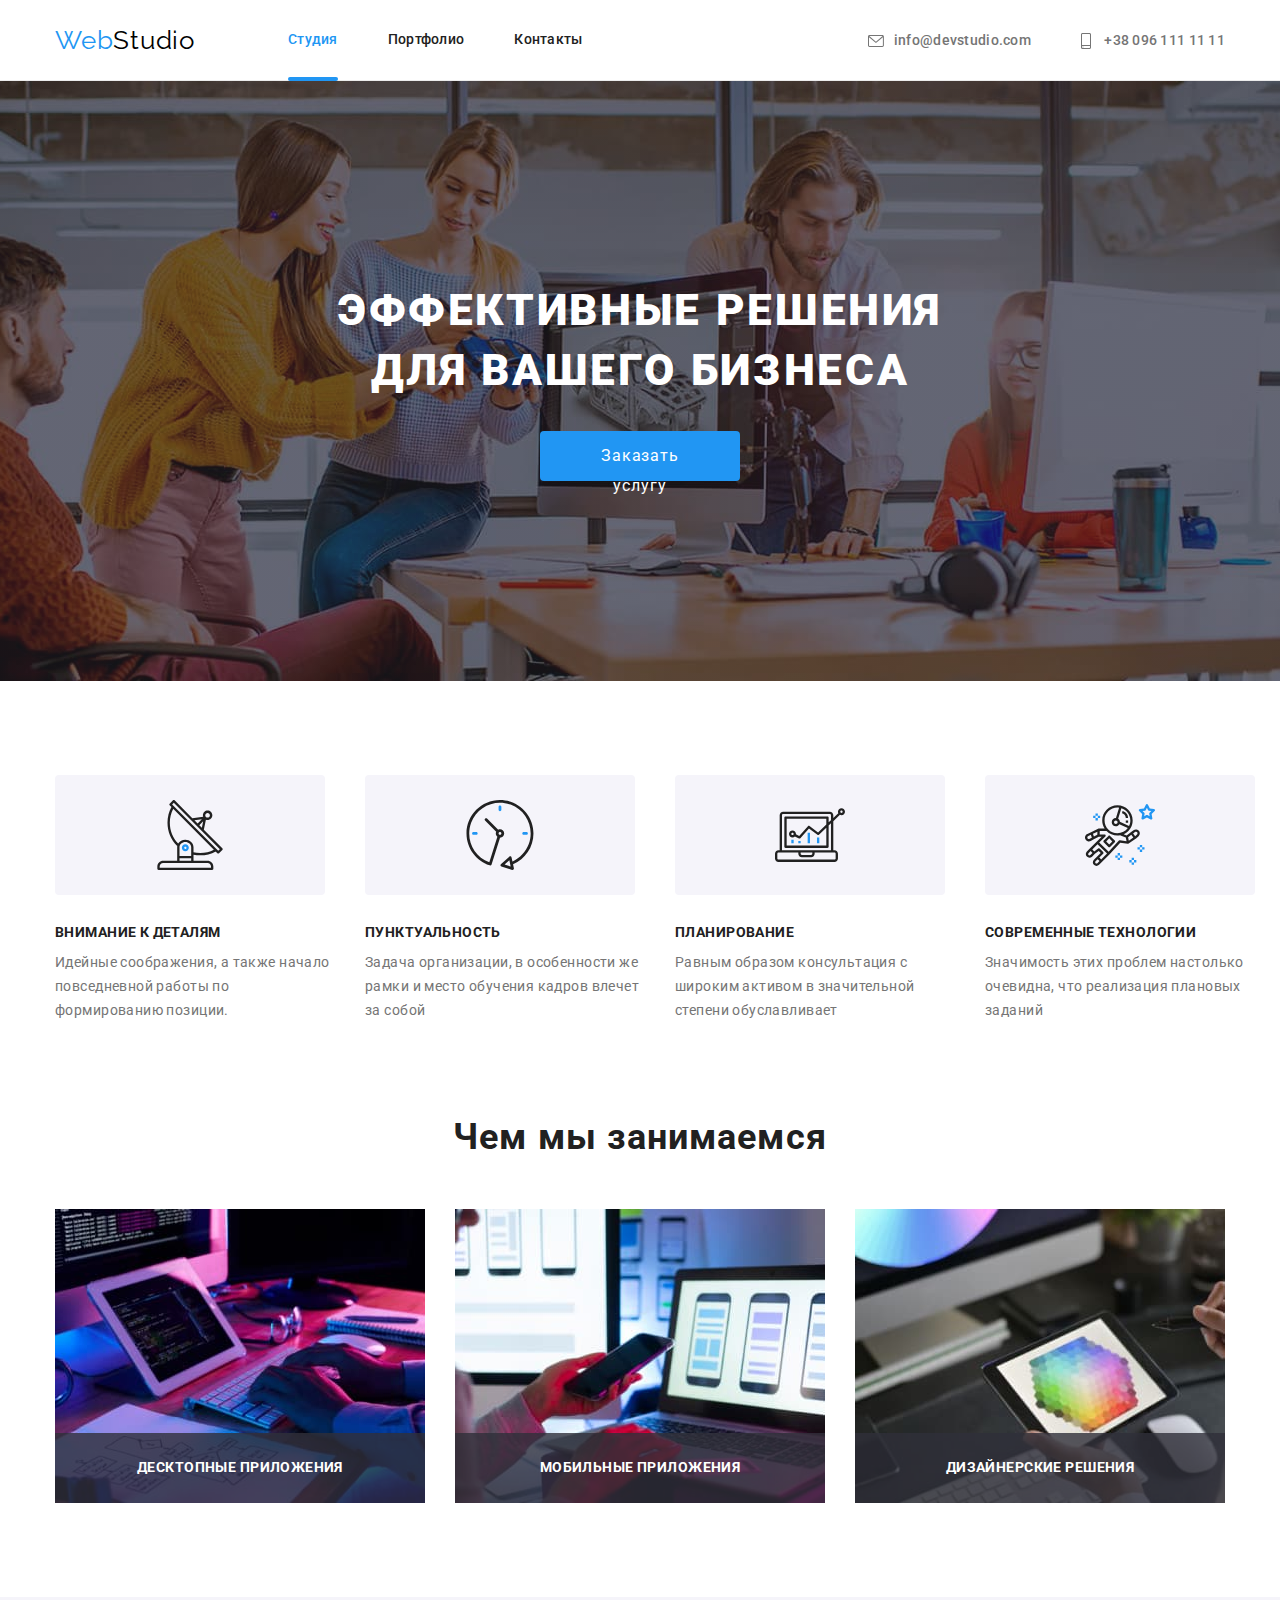
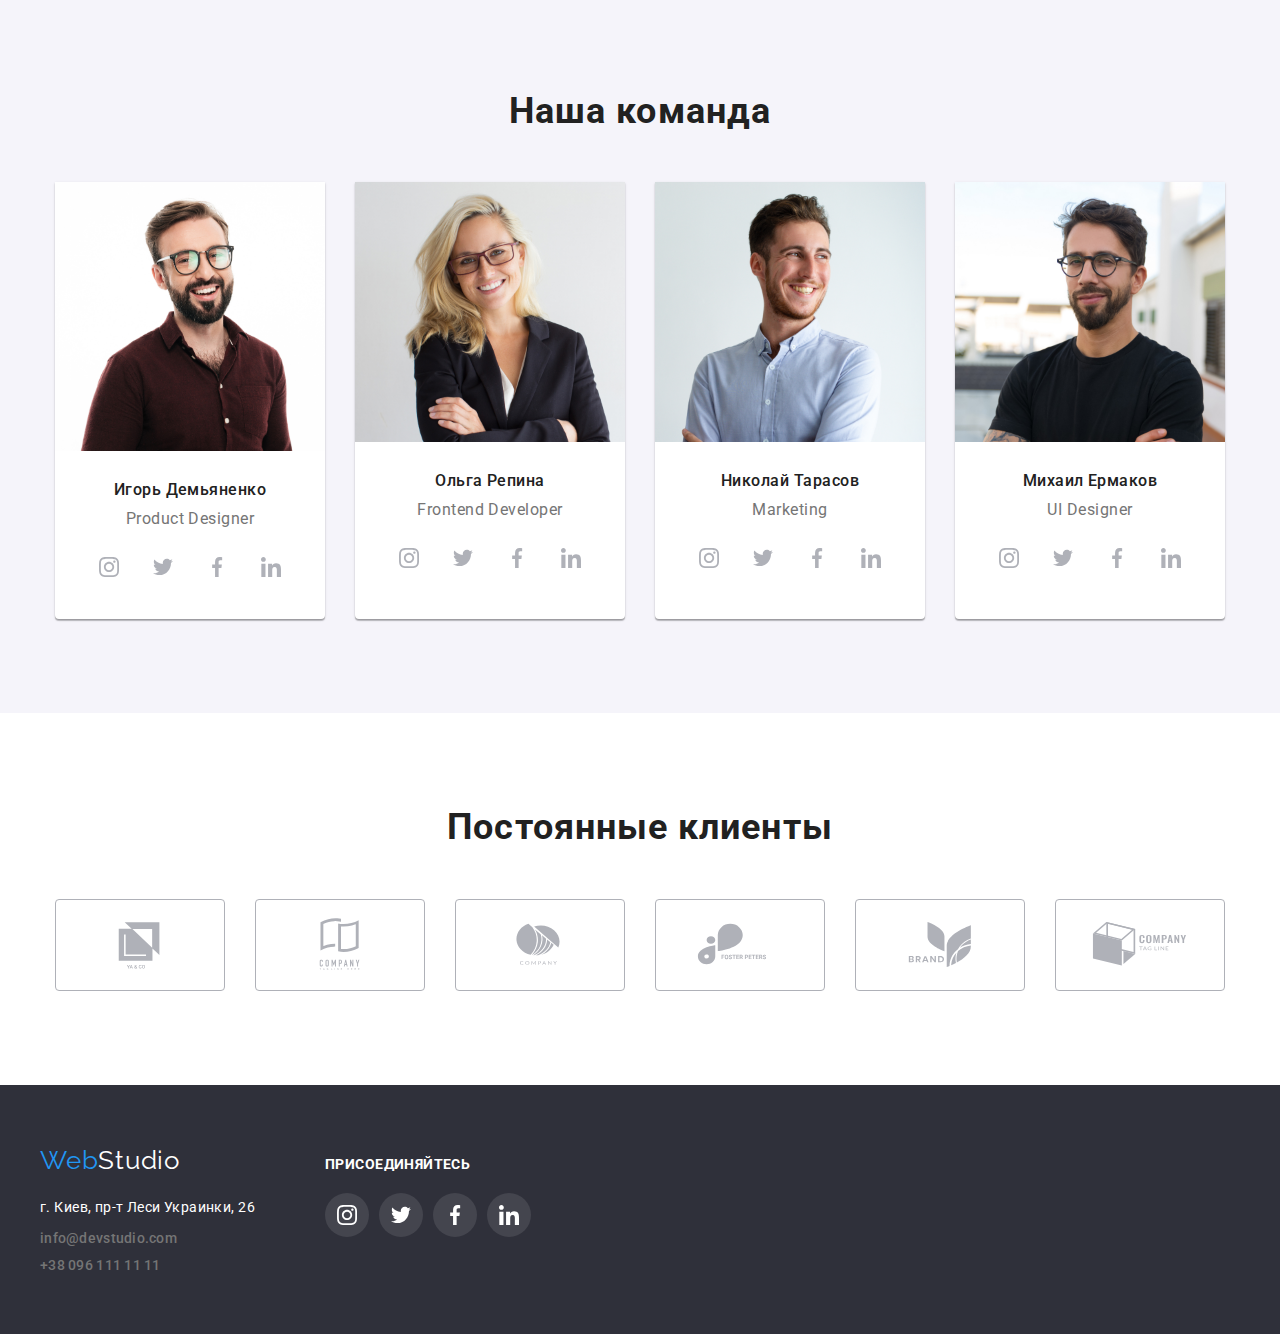
<file: index.html>
<!DOCTYPE html>
<html lang="en">

<head>
    <meta charset="UTF-8">
    <meta http-equiv="X-UA-Compatible" content="IE=edge">
    <meta name="viewport" content="width=device-width, initial-scale=1.0">
    <title>WebStudio</title>
    <link
        href="https://fonts.googleapis.com/css2?family=Raleway:wght@700&family=Roboto:wght@400;500;700;900&display=swap"
        rel="stylesheet">
    <link rel="stylesheet"
        href="https://cdnjs.cloudflare.com/ajax/libs/modern-normalize/1.1.0/modern-normalize.min.css">
    <link rel="stylesheet" href="./css/styles.css">
</head>

<body>

    <!--Шапка сайта-->


    <header class="page-header">
        <div class="container">
            <nav class="main-nav">
                <!-- логотип -->
                <a href="./index.html" class="logo">Web<span class="logo-header">Studio</span></a>
                <!-- навигацыя шапки -->
                <ul class="site-nav-list">
                    <li class="item"><a href="./index.html" class="link current">Студия</a></li>
                    <li class="item"><a href="./portfolio.html" class="link">Портфолио</a></li>
                    <li class="item"><a href="" class="link">Контакты</a></li>
                </ul>
            </nav>
            <!-- контакты -->
            <ul class="auth-nav-list">
                <li class="item"><a href="mailto:info@devstudio.com" class="auth-link">
                    <svg class="mail"  width: 16px; height: 12px;>
                            <use href="./symbol-defs.svg#icon-envelope-hover">

                            </use>
                        </svg>info@devstudio.com</a></li>

                <li class="item"><a href="tel:+380961111111" class="auth-link">
                    <svg class="tel" width="10px" height="16px">
                            <use href="./symbol-defs.svg#icon-smartphone"></use>
                        </svg> +38 096 111 11 11</a></li>
            </ul>

        </div>
    </header>


    <!-- уникальный контент -->
    <main>
        <!--Герой-->

        <section class="hero">
            <div class="kontainer">
                <h1 class="hero-title">Эффективные решения <br> для вашего бизнеса</h1>

                <button type="button" class="button-primery" data-modal-open>Заказать услугу</button>
            </div>
        </section>


        <!--Пpеймущества-->

        <section class="section">
            <div class="container">
                <h2 class="visually-hidden ">Наши преймущества</h2>

                <ul class="feature-list">

                    <li class="item ">
                        <div class="icon">
                            <svg class="button-icon" width="70px" height="70px">
                                <use href="./symbol-defs.svg#icon-antenna1"></use>
                            </svg>
                        </div>
                        <h3 class="section-title">Внимание к деталям</h3>
                        <p class="section-text">Идейные соображения, а также начало повседневной работы по формированию
                            позиции.</p>
                    </li>
                    <li class="item ">
                        <div class="icon">
                            <svg class="button-icon" width="70px" height="70px">
                                <use href="./symbol-defs.svg#icon-clock1"></use>
                            </svg>
                        </div>
                        <h3 class="section-title">Пунктуальность</h3>
                        <p class="section-text">Задача организации, в особенности же рамки и место обучения кадров
                            влечет за собой</p>
                    </li>
                    <li class="item">
                        <div class="icon">
                            <svg class="button-icon" width="70px" height="70px">
                                <use href="./symbol-defs.svg#icon-diagram1"></use>
                            </svg>
                        </div>
                        <h3 class="section-title">Планирование</h3>
                        <p class="section-text">Равным образом консультация с широким активом в значительной степени
                            обуславливает</p>
                    </li>
                    <li class="item ">
                        <div class="icon">
                            <svg class="button-icon" width="70px" height="70px">
                                <use href="./symbol-defs.svg#icon-astronaut1"></use>
                            </svg>
                        </div>
                        <h3 class="section-title">Современные технологии</h3>
                        <p class="section-text">Значимость этих проблем настолько очевидна, что реализация плановых
                            заданий</p>
                    </li>
                </ul>
            </div>
        </section>


        <!-- наши работы -->

        <section class="section-development">
            <div class="container">

                <h2 class="development">Чем мы занимаемся</h2>

                <ul class="photo-list">
                    <li class="item">
                        <h3 class="photo-text">Десктопные приложения</h3>
                        <img width="370" src="./webstudio-version2.1copy/img(2)(1).jpg" alt="Пример работ">
                    </li>

                    <li class="item">
                        <h3 class="photo-text">Мобильные приложения</h3>
                        <img width="370" src="./webstudio-version2.1copy/img(3)(1).jpg" alt="Пример работ">
                    </li>

                    <li class="item">
                        <h3 class="photo-text">Дизайнерские решения</h3>
                        <img width="370" src="./webstudio-version2.1copy/img(4)(1).jpg" alt="Пример работ">
                    </li>

                </ul>
            </div>
        </section>


        <!-- наша команда -->

        <section class="section-command">
            <div class="container">
                <h2 class="command">Наша команда</h2>
                <ul class="photo-card">
                    <li class="item">
                        <img width="270" src="./webstudio-version2.1copy/img(3).jpg" alt="фото">
                        <div class="card-item">
                            <h3 class="name">Игорь Демьяненко</h3>
                            <p class="profession">Product Designer</p>
                            <ul class="master-soc-list">
                                <li class="master-soc-item">
                                    <a href="" class="master-soc-link">
                                        <svg class="master-soc-icon" width="20px" height="20px">
                                            <use href="./symbol-defs.svg#icon-instagram2"></use>
                                        </svg>
                                    </a>
                                </li>
                                <li class="master-soc-item">
                                    <a href="" class="master-soc-link">
                                        <svg class="master-soc-icon" width="20px" height="20px">
                                            <use href="./symbol-defs.svg#icon-twitter1"></use>
                                        </svg>
                                    </a>
                                </li>
                                <li class="master-soc-item">
                                    <a href="" class="master-soc-link">
                                        <svg class="master-soc-icon" width="20px" height="20px">
                                            <use href="./symbol-defs.svg#icon-facebook1"></use>
                                        </svg>
                                    </a>
                                </li>
                                <li class="master-soc-item">
                                    <a href="" class="master-soc-link">
                                        <svg class="master-soc-icon" width="20px" height="20px">
                                            <use href="./symbol-defs.svg#icon-linkedin1"></use>
                                        </svg>
                                    </a>
                                </li>

                            </ul>
                        </div>
                    </li>

                    <li class="item">
                        <img width="270" src="./webstudio-version2.1copy/img.jpg" alt="фото">
                        <div class="card-item">
                            <h3 class="name">Ольга Репина</h3>
                            <p class="profession">Frontend Developer</p>
                            <ul class="master-soc-list">
                                <li class="master-soc-item">
                                    <a href="" class="master-soc-link">
                                        <svg class="master-soc-icon" width="20px" height="20px">
                                            <use href="./symbol-defs.svg#icon-instagram2"></use>
                                        </svg>
                                    </a>
                                </li>
                                <li class="master-soc-item">
                                    <a href="" class="master-soc-link">
                                        <svg class="master-soc-icon" width="20px" height="20px">
                                            <use href="./symbol-defs.svg#icon-twitter1"></use>
                                        </svg>
                                    </a>
                                </li>
                                <li class="master-soc-item">
                                    <a href="" class="master-soc-link">
                                        <svg class="master-soc-icon" width="20px" height="20px">
                                            <use href="./symbol-defs.svg#icon-facebook1"></use>
                                        </svg>
                                    </a>
                                </li>
                                <li class="master-soc-item">
                                    <a href="" class="master-soc-link">
                                        <svg class="master-soc-icon" width="20px" height="20px">
                                            <use href="./symbol-defs.svg#icon-linkedin1"></use>
                                        </svg>
                                    </a>
                                </li>

                            </ul>
                        </div>
                    </li>
                    <li class="item">
                        <img width="270" src="./webstudio-version2.1copy/img(2).jpg" alt="фото">
                        <div class="card-item">
                            <h3 class="name">Николай Тарасов</h3>
                            <p class="profession">Marketing</p>
                            <ul class="master-soc-list">
                                <li class="master-soc-item">
                                    <a href="" class="master-soc-link">
                                        <svg class="master-soc-icon" width="20px" height="20px">
                                            <use href="./symbol-defs.svg#icon-instagram2"></use>
                                        </svg>
                                    </a>
                                </li>
                                <li class="master-soc-item">
                                    <a href="" class="master-soc-link">
                                        <svg class="master-soc-icon" width="20px" height="20px">
                                            <use href="./symbol-defs.svg#icon-twitter1"></use>
                                        </svg>
                                    </a>
                                </li>
                                <li class="master-soc-item">
                                    <a href="" class="master-soc-link">
                                        <svg class="master-soc-icon" width="20px" height="20px">
                                            <use href="./symbol-defs.svg#icon-facebook1"></use>
                                        </svg>
                                    </a>
                                </li>
                                <li class="master-soc-item">
                                    <a href="" class="master-soc-link">
                                        <svg class="master-soc-icon" width="20px" height="20px">
                                            <use href="./symbol-defs.svg#icon-linkedin1"></use>
                                        </svg>
                                    </a>
                                </li>

                            </ul>
                        </div>
                    </li>
                    <li class="item">
                        <img width="270" src="./webstudio-version2.1copy/img(1).jpg" alt="фото">
                        <div class="card-item">
                            <h3 class="name">Михаил Ермаков</h3>
                            <p class="profession">UI Designer</p>
                            <ul class="master-soc-list">
                                <li class="master-soc-item">
                                    <a href="" class="master-soc-link">
                                        <svg class="master-soc-icon" width="20px" height="20px">
                                            <use href="./symbol-defs.svg#icon-instagram2"></use>
                                        </svg>
                                    </a>
                                </li>
                                <li class="master-soc-item">
                                    <a href="" class="master-soc-link">
                                        <svg class="master-soc-icon" width="20px" height="20px">
                                            <use href="./symbol-defs.svg#icon-twitter1"></use>
                                        </svg>
                                    </a>
                                </li>
                                <li class="master-soc-item">
                                    <a href="" class="master-soc-link">
                                        <svg class="master-soc-icon" width="20px" height="20px">
                                            <use href="./symbol-defs.svg#icon-facebook1"></use>
                                        </svg>
                                    </a>
                                </li>
                                <li class="master-soc-item">
                                    <a href="" class="master-soc-link">
                                        <svg class="master-soc-icon" width="20px" height="20px">
                                            <use href="./symbol-defs.svg#icon-linkedin1"></use>
                                        </svg>
                                    </a>
                                </li>

                            </ul>
                        </div>
                    </li>
                </ul>
            </div>
        </section>
        <section class="section">
            <div class="container">
                <h2 class="clients">Постоянные клиенты</h2>
                <ul class="icon-company-list">
                    <li class="item">
                        <a href="" class="icon-company">
                            <svg class="button-icon" width="106px" height="60px">
                                <use href="./symbol-defs.svg#icon-Logo-1"></use>
                            </svg>
                        </a>
                    </li>
                    <li class="item">
                        <a href="" class="icon-company">
                            <svg class="button-icon" width="106px" height="60px">
                                <use href="./symbol-defs.svg#icon-Logo"></use>
                            </svg>
                        </a>
                    </li>
                    <li class="item">
                        <a href="" class="icon-company">
                            <svg class="button-icon" width="106px" height="60px">
                                <use href="./symbol-defs.svg#icon-Logo-2"></use>
                            </svg>
                        </a>
                    </li>
                    <li class="item">
                        <a href="" class="icon-company">
                            <svg class="button-icon" width="106px" height="60px">
                                <use href="./symbol-defs.svg#icon-Logo-3"></use>
                            </svg>
                        </a>
                    </li>
                    <li class="item">
                        <a href="" class="icon-company">
                            <svg class="button-icon" width="106px" height="60px">
                                <use href="./symbol-defs.svg#icon-Logo-4"></use>
                            </svg>
                        </a>
                    </li>
                    <li class="item">
                        <a href="" class="icon-company">
                            <svg class="button-icon" width="106px" height="60px">
                                <use href="./symbol-defs.svg#icon-Logo-5"></use>
                            </svg>
                        </a>
                    </li>
                </ul>
            </div>
        </section>


    </main>
    <!-- подвал сайта -->

    <footer class="footer-page">

        <div class="container footer-page">
            <div>
                <!-- логотип -->

                <a href="./index.html" class="logo">Web<span class="logo-footer">Studio</span></a>

                <address>

                    <ul class="footer-nav-list">
                        <!-- навигацыя гугл -->
                        <li class="item"><a
                                href="https://www.google.com/maps/place/%D0%B1%D1%83%D0%BB%D1%8C%D0%B2%D0%B0%D1%80+%D0%9B%D0%B5%D1%81%D1%96+%D0%A3%D0%BA%D1%80%D0%B0%D1%97%D0%BD%D0%BA%D0%B8,+26,+%D0%9A%D0%B8%D1%97%D0%B2,+02000/@50.4265807,30.5361971,17z/data=!3m1!4b1!4m5!3m4!1s0x40d4cf0e033ecbe9:0x57a4dffefec77da0!8m2!3d50.4265807!4d30.5383858"
                                target="blank" class="geolocation">г. Киев, пр-т Леси Украинки, 26</a></li>
                        <!-- контакты -->
                        <li class="item"><a href="mailto:info@devstudio.com" class="auth-link">info@devstudio.com</a>
                        </li>
                        <li class="item"><a href="tel:+380961111111" class="auth-link">+38 096 111 11 11</a></li>

                </address>
            </div>
            <div class="soc-link">
                </ul>

                <h2 class="footer-title">Присоединяйтесь</h2>
                <ul class="footer-soc-list">

                    <li class="footer-soc-item">
                        <a href="" class="footer-soc-link">
                            <svg class="footer-soc-icon" width="20px" height="20px">
                                <use href="./symbol-defs.svg#icon-instagram2"></use>
                            </svg>
                        </a>
                    </li>
                    <li class="footer-soc-item">
                        <a href="" class="footer-soc-link">
                            <svg class="footer-soc-icon" width="20px" height="20px">
                                <use href="./symbol-defs.svg#icon-twitter1"></use>
                            </svg>
                        </a>
                    </li>
                    <li class="footer-soc-item">
                        <a href="" class="footer-soc-link">
                            <svg class="footer-soc-icon" width="20px" height="20px">
                                <use href="./symbol-defs.svg#icon-facebook1"></use>
                            </svg>
                        </a>
                    </li>
                    <li class="footer-soc-item">
                        <a href="" class="footer-soc-link">
                            <svg class="footer-soc-icon" width="20px" height="20px">
                                <use href="./symbol-defs.svg#icon-linkedin1"></use>
                            </svg>
                        </a>
                    </li>
                </ul>
            </div>
        </div>
    </footer>
    <div class="backdrop is-hidden" data-modal>
        <div class="modal">
            <button type="button" class="button-modal" data-modal-close>
                <svg class="button-close"width="30px" height="30px">
                    <use href="./symbol-defs.svg#icon-Vector-1"></use>
                </svg>
            </button>
        </div>
    </div>
    <script src="./modal.js"></script>
</body>

</html>
</file>
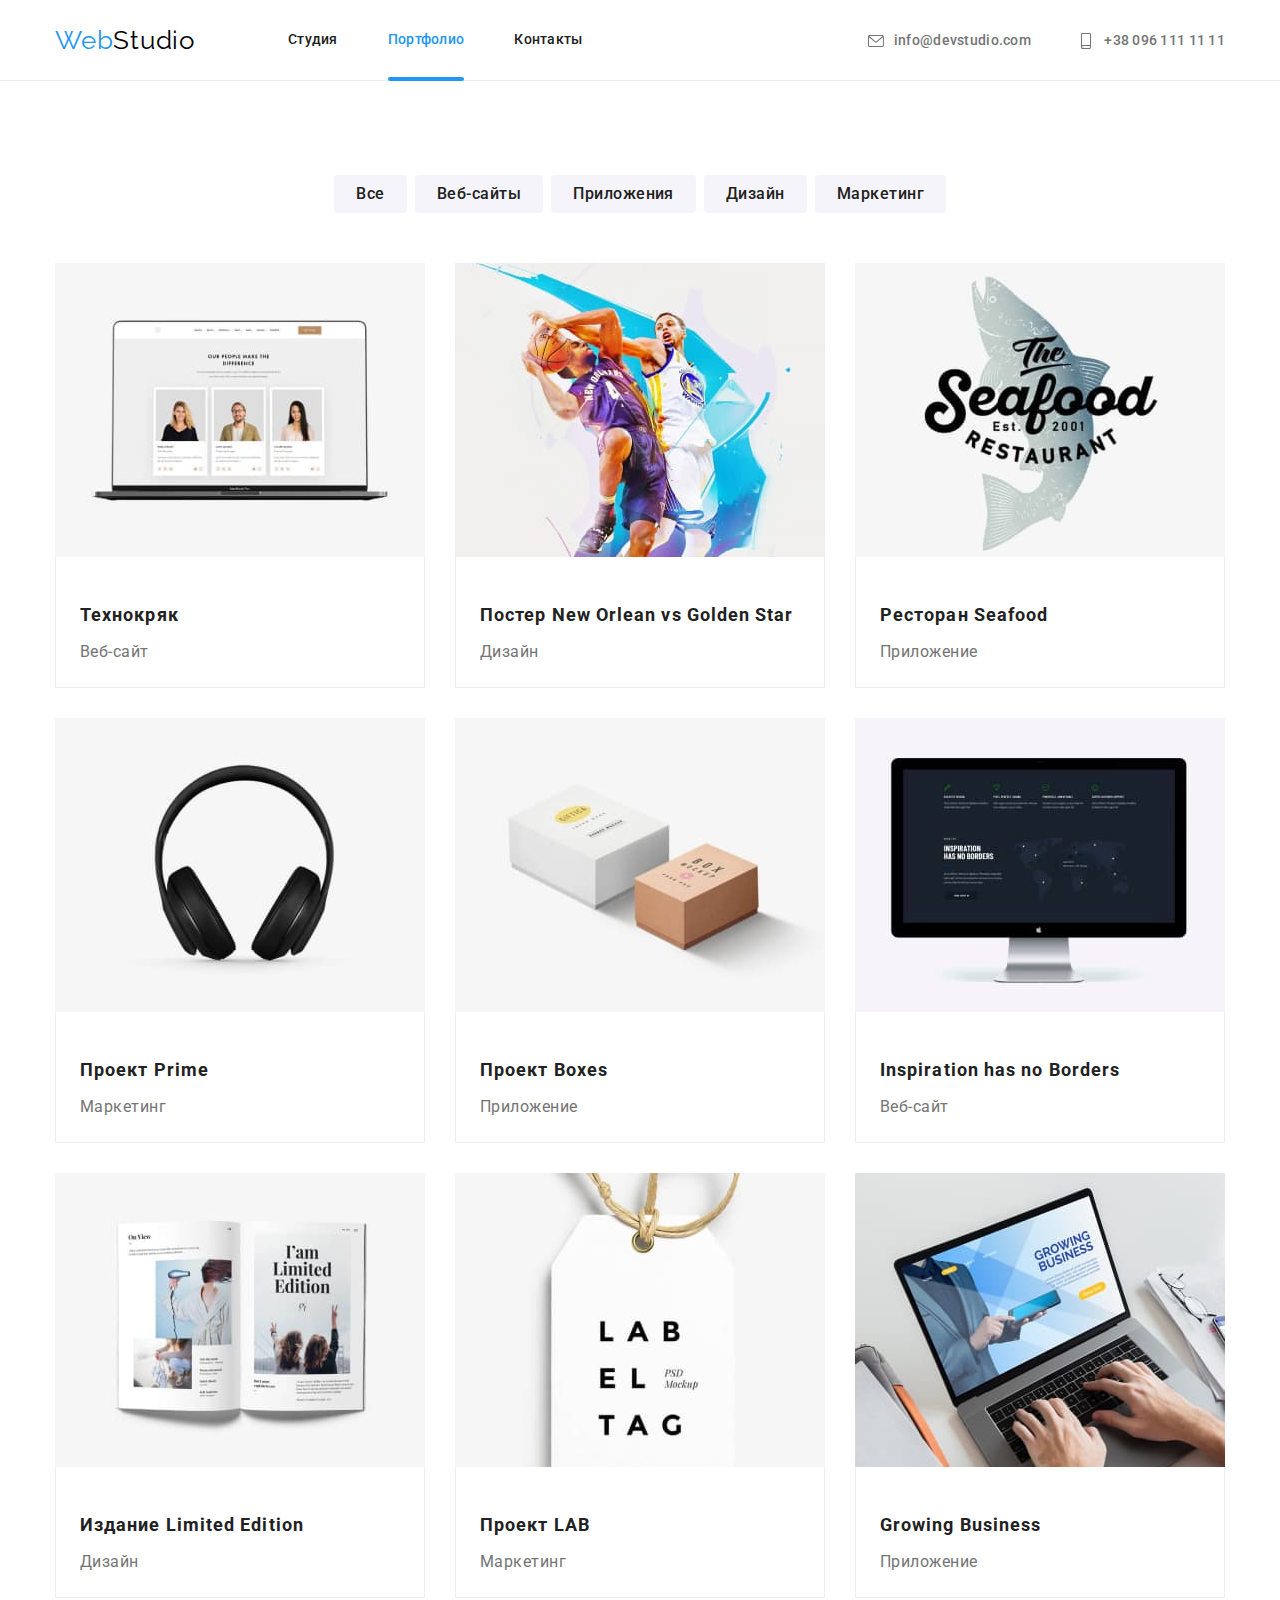
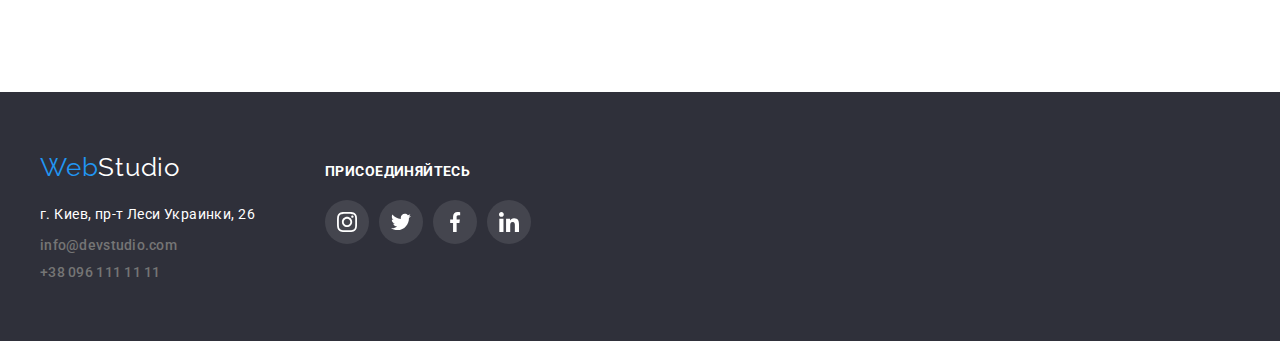
<file: portfolio.html>
<!DOCTYPE html>
<html lang="en">

<head>
    <meta charset="UTF-8">
    <meta http-equiv="X-UA-Compatible" content="IE=edge">
    <meta name="viewport" content="width=device-width, initial-scale=1.0">
    <title>WebStudio</title>
    <link href="https://fonts.googleapis.com/css2?family=Raleway:wght@700&family=Roboto:wght@400;500;700;900&display=swap"
    rel="stylesheet">
    <link rel="stylesheet" href="https://cdnjs.cloudflare.com/ajax/libs/modern-normalize/1.1.0/modern-normalize.min.css">
    <link rel="stylesheet" href="./css/styles.css">
</head>
<body>
 
<header class="page-header">
    <div class="container">
        <nav class="main-nav">
            <!-- логотип -->
            <a href="./index.html" class="logo">Web<span class="logo-header">Studio</span></a>
            <!-- навигацыя шапки -->
            <ul class="site-nav-list">
                <li class="item"><a href="./index.html" class="link ">Студия</a></li>
                <li class="item"><a href="./portfolio.html" class="link current">Портфолио</a></li>
                <li class="item"><a href="" class="link">Контакты</a></li>
            </ul>
        </nav>
        <!-- контакты -->
        <ul class="auth-nav-list">
            <li class="item"><a href="mailto:info@devstudio.com" class="auth-link">
                    <svg class="mail" width: 16px; height: 12px;>
                        <use href="./symbol-defs.svg#icon-envelope-hover">

                        </use>
                    </svg>info@devstudio.com</a></li>

            <li class="item"><a href="tel:+380961111111" class="auth-link">
                    <svg class="tel" width="10px" height="16px">
                        <use href="./symbol-defs.svg#icon-smartphone"></use>
                    </svg> +38 096 111 11 11</a></li>
        </ul>

    </div>
</header>


<main>
    <!-- герой -->
    
    <section class="section">
       
        <!-- список снопок -->
        <div class="container">
     
    <ul class="button-list">
        <li class="item"><button type="button" class="button-secondary" lang="ru">Все</button></li>
        <li class="item"><button type="button" class="button-secondary" lang="ru">Веб-сайты</button></li>
        <li class="item"><button type="button" class="button-secondary" lang="ru">Приложения</button></li>
        <li class="item"><button type="button" class="button-secondary" lang="ru">Дизайн</button></li>
        <li class="item"><button type="button" class="button-secondary" lang="ru">Маркетинг</button></li>
       
    </ul>
    
            
    <!-- наши работы -->
    <h1 class="visually-hidden">Наши проекты</h1>
    
        <ul class="project">
            <li class="item">
                <a href="" class="card">
                    <div class="card-project-img">
                        <img src="./img-home-work2/img(2)(1).jpg" alt="Технокряк" width="370" height="294">
                    <p class="text-project">Ресурс предлагает комплексные предложения с разным уровнем функционала и сервисов. Все это позволит посетителю получить
                    исчерпывающие сведения о компании или частном лице.</p>
                    </div>
                <div class="card-project">
                    <h2 class="card-title">Технокряк</h2>
                    <p class="card-text">Веб-сайт</p>
                </div></a>
              
            </li>
            <li class="item">
                <a href="" class="card">
                    <div class="card-project-img">
                    <img src="./img-home-work2/img(1).jpg" alt="Постер New Orlean vs Golden Star"
                 width="370"
                 height="294">
                <p class="text-project">Ресурс предлагает комплексные предложения с разным уровнем функционала и сервисов. Все это
                 позволит посетителю получить
                исчерпывающие сведения о компании или частном лице.</p>
                </div>
                 <div class="card-project">
                    <h2 class="card-title">Постер New Orlean vs Golden Star</h2>
                    <p class="card-text">Дизайн</p>
                </div></a>
                
            </li>
            <li class="item">
                <a href="" class="card">
                    <div class="card-project-img">
                    <img src="./img-home-work2/img(2).jpg" alt="Ресторан Seafood" width="370" height="294">
                    <p class="text-project">Ресурс предлагает комплексные предложения с разным уровнем функционала и сервисов. Все этопозволит посетителю получить
                        исчерпывающие сведения о компании или частном лице.</p>
                 </div>
                <div class="card-project">
                 <h2 class="card-title">Ресторан Seafood</h2>
                 <p class="card-text">Приложение</p>
                </div></a>
            </li>
            <li class="item">
                <a href="" class="card">
                    <div class="card-project-img">
                    <img src="./img-home-work2/img(3)(1).jpg" alt="Проект Prime" width="370" height="294">
                    <p class="text-project">Ресурс предлагает комплексные предложения с разным уровнем функционала и сервисов. Все этопозволит посетителю получить
                        исчерпывающие сведения о компании или частном лице.</p>
                  </div>
                <div class="card-project">
                 <h2 class="card-title">Проект Prime</h2>
                 <p class="card-text">Маркетинг</p>
                </div></a>
            </li>
            <li class="item">
                <a href="" class="card">
                    <div class="card-project-img">
                    <img src="./img-home-work2/img.jpg" alt="Проект Boxes"
                width="370"
                 height="294">
                <p class="text-project">Ресурс предлагает комплексные предложения с разным уровнем функционала и сервисов. Все
                    этопозволит посетителю получить
                    исчерпывающие сведения о компании или частном лице.</p>
                    </div>
                <div class="card-project">
                 <h2 class="card-title">Проект Boxes</h2>
                 <p class="card-text">Приложение</p>
                </div></a>
            </li>
            <li class="item">
                <a href="" class="card">
                    <div class="card-project-img">
                    <img src="./img-home-work2/img(5).jpg" alt="Inspiration has no Borders"
                 width="370"
                 height="294">
                <p class="text-project">Ресурс предлагает комплексные предложения с разным уровнем функционала и сервисов. Все
                    этопозволит посетителю получить
                    исчерпывающие сведения о компании или частном лице.</p>
                    </div>
                <div class="card-project">
                 <h2 class="card-title">Inspiration has no Borders</h2>
                 <p class="card-text">Веб-сайт</p>
                </div></a>
            </li>
            <li class="item">
                <a href="" class="card">
                    <div class="card-project-img">
                    <img src="./img-home-work2/img(4)(1).jpg" alt="Издание Limited Edition" width="370" height="294">
                    <p class="text-project">Ресурс предлагает комплексные предложения с разным уровнем функционала и сервисов. Все
                        этопозволит посетителю получить
                        исчерпывающие сведения о компании или частном лице.</p>
                        </div>
                <div class="card-project">
                 <h2 class="card-title">Издание Limited Edition</h2>
                 <p class="card-text">Дизайн</p>
                </div></a>
            </li>
            <li class="item">
                <a href="" class="card">
                    <div class="card-project-img">
                    <img src="./img-home-work2/img(7).jpg" alt="Проект LAB" width="370" height="294">
                    <p class="text-project">Ресурс предлагает комплексные предложения с разным уровнем функционала и сервисов. Все
                        этопозволит посетителю получить
                        исчерпывающие сведения о компании или частном лице.</p>
                        </div>
                <div class="card-project">
                 <h2 class="card-title">Проект LAB</h2>
                 <p class="card-text">Маркетинг</p>
                </div></a>
            </li>
            <li class="item">
                <a href="" class="card">
                    <div class="card-project-img">
                    <img src="./img-home-work2/img(8).jpg" alt="Growing Business" width="370" height="294">
                    <p class="text-project">Ресурс предлагает комплексные предложения с разным уровнем функционала и сервисов. Все
                        этопозволит посетителю получить
                        исчерпывающие сведения о компании или частном лице.</p>
                        </div>
                <div class="card-project">
                 <h2 class="card-title">Growing Business</h2>
                 <p class="card-text">Приложение</p>
                </div></a>
            </li>

        </ul>
        </div>
    </section>
    </main>

 
    <footer class="footer-page">
   
       <div class="container footer-page">
           <div>
        <!-- логотип -->
    
        <a href="./index.html" class="logo">Web<span class="logo-footer">Studio</span></a>
    
          <address>
    
            <ul class="footer-nav-list">
                <!-- навигацыя гугл -->
                <li class="item"><a
                        href="https://www.google.com/maps/place/%D0%B1%D1%83%D0%BB%D1%8C%D0%B2%D0%B0%D1%80+%D0%9B%D0%B5%D1%81%D1%96+%D0%A3%D0%BA%D1%80%D0%B0%D1%97%D0%BD%D0%BA%D0%B8,+26,+%D0%9A%D0%B8%D1%97%D0%B2,+02000/@50.4265807,30.5361971,17z/data=!3m1!4b1!4m5!3m4!1s0x40d4cf0e033ecbe9:0x57a4dffefec77da0!8m2!3d50.4265807!4d30.5383858"
                        target="blank" class="geolocation">г. Киев, пр-т Леси Украинки, 26</a></li>
                <!-- контакты -->
                <li class="item"><a href="mailto:info@devstudio.com" class="auth-link">info@devstudio.com</a></li>
                <li class="item"><a href="tel:+380961111111" class="auth-link">+38 096 111 11 11</a></li>
    
         </address>
    </div>
    <div class="soc-link">
            </ul>
            
                <h2 class="footer-title">Присоединяйтесь</h2>
                <ul class="footer-soc-list">
    
                    <li class="footer-soc-item">
                        <a href="" class="footer-soc-link">
                            <svg class="footer-soc-icon" width="20px" height="20px">
                                <use href="./symbol-defs.svg#icon-instagram2"></use>
                            </svg>
                        </a>
                    </li>
                    <li class="footer-soc-item">
                        <a href="" class="footer-soc-link">
                            <svg class="footer-soc-icon" width="20px" height="20px">
                                <use href="./symbol-defs.svg#icon-twitter1"></use>
                            </svg>
                        </a>
                    </li>
                    <li class="footer-soc-item">
                        <a href="" class="footer-soc-link">
                            <svg class="footer-soc-icon" width="20px" height="20px">
                                <use href="./symbol-defs.svg#icon-facebook1"></use>
                            </svg>
                        </a>
                    </li>
                    <li class="footer-soc-item">
                        <a href="" class="footer-soc-link">
                            <svg class="footer-soc-icon" width="20px" height="20px">
                                <use href="./symbol-defs.svg#icon-linkedin1"></use>
                            </svg>
                        </a>
                    </li>
                </ul>
    </div>
        </div>
    </footer>
</body>
</html>
</file>
<file: css/styles.css>
:root {
  --primary-text-color: #212121;
  --title-text-color: #757575;
  --accent-color: #2196f3;
  --primery-bg-color: #f5f4fa;
  --header-logo-color: #000;
  --footer-logo-color: #fff;
  --footer-bg-color: #2f303a;
  --company-bg-color:#E5E5E5;
}
/* основной фон */
body {
  color: var(--primary-text-color);
  font-family: Roboto, sans-serif;
  letter-spacing: 0.03em;

  
}
/* контейнер */
.container {
  width: 1200px;
  margin-left: auto;
  margin-right: auto;
  padding-left: 15px;
  padding-right: 15px;
}
.section {
 padding-top: 94px;
  padding-bottom: 94px;
  justify-content: center;
}
/* логотип */
.page-header {
  border-bottom: 1px solid #ECECEC;;
}
.page-header .container {
  width: 1200px;
  height: 80px;
}
.kontainer .header {
  display:flex;
  padding-top: 32px;
  padding-bottom: 32px;
  align-items: center;
}
.logo {
  color: var(--accent-color);
  font-family: Raleway, sans-serif;
  font-size: 26px;
  line-height: 1.19;
  letter-spacing: 0.03em;
  text-decoration: none;
}
.logo-header {
  color: var(--header-logo-color);
}
.main-nav {
  display: flex;
  align-items: center;
  vertical-align: middle;
}
/* навигацыя хедера */
.site-nav-list {
  display: flex;
  margin-left: 93px;
}
.page-header .container {
  display: flex;
  align-items: center;
  padding-top: 30px;
  padding-bottom: 30px;
}
.site-nav-list .item {
  margin-right: 50px;
}
.site-nav-list .item:last-child {
  margin-right: 0;
}
.auth-nav-list {
  display: flex;
  margin-left: auto;
  align-items: center;
}
.auth-nav-list .item +.item {
  margin-left: 50px;
}

  .tel{
margin-right: 10px;
  vertical-align: middle;
  fill: currentColor;
  }  

.mail {
  vertical-align: middle;
  fill: currentColor;
  margin-right: 10px;
 width: 16px;
 height: 12px;

}



.icon {
display: flex;
align-items: center;
justify-content: center;
    width: 270px;
    height: 120px;
    margin-bottom: 30px;
    background-color: var(--primery-bg-color);
  border-radius: 4px;
  margin-right: 10px;
  fill: var(--title-text-color);
}

.icon-company {
  color: #AFB1B8;
  display: flex;
  align-items: center;
  justify-content: center;
  width: 170px;
  height: 92px;
  border-radius: 4px;
border: 1px solid #AFB1B8;
transition-property: color;
transition-duration: 250ms;
transition-timing-function: cubic-bezier(0.4, 0, 0.2, 1);
}
.icon-company:hover {
  color: var(--accent-color);
border: 1px solid var(--accent-color);


}
.icon-company:focus {
  border: 1px solid var(--accent-color);
  color: var(--accent-color);
 
  
}
.icon-company-list .item {
  margin-right: 30px;
}
.icon-company-list .item:last-child{
  margin-right: 0;
}
.icon-company-list {
  display: flex;
  justify-content: center;
}


.auth-link {font-family: Roboto,
sans-serif;
font-style: normal;
color: var(--title-text-color);
font-weight: 500;
font-size: 14px;
line-height: 1.14;
letter-spacing: 0.02em;
text-decoration: none;
transition-property:color;
transition-duration: 250ms;
transition-timing-function: cubic-bezier(0.4, 0, 0.2, 1);
}

.feature-list .item::before {
  background-color: var(--primery-bg-color);
  width: 270px;
  height: 120px;
}





/* ссылки */
.auth-link {
  font-family: Roboto, sans-serif;
  font-style: normal;
  color: var(--title-text-color);
  font-weight: 500;
  font-size: 14px;
  line-height: 1.14;
  letter-spacing: 0.02em;
  text-decoration: none;
}
/* состояние наведения */
.auth-link:hover {
  fill: var(--accent-color);
  color: var(--accent-color);

}

/* состояние в фокусе */
.auth-link:focus {
  color: var(--accent-color);
  
}
/* навигацыя сайта */
.link {
  display: block;
  color: var(--primary-text-color);
  font-weight: 500;
  font-size: 14px;
  line-height: 1.14;
  letter-spacing: 0.02em;
  text-decoration: none;
  transition-property:color;
  transition-duration: 250ms;
  transition-timing-function: cubic-bezier(0.4, 0, 0.2, 1);

  
}
/* состояние наведения */
.link:hover {
  color: var(--accent-color);

}

.link.current{
  color: var(--accent-color);
  display: block;
position: relative;
 
}
.link.current::after {
  content: "";
  position: absolute;
  display: block;
  left: 0;
  bottom: -33px;
  width: 100%;
  height: 4px;
  background-color: var(--accent-color);
  border-radius: 2px;
}
/* состояние в фокусе */
.link:focus {
  color: var(--accent-color);
   
}
/* герой */
.hero {
  max-width: 1600px;
  margin-left: auto;
  margin-right: auto;
  background-color: var(--header-logo-color);
background-image: linear-gradient(to right, rgba(47, 48, 58, 0.4),
rgba(47, 48, 58, 0.4)),
url(../img-home-work2/Img9.jpg);

 background-repeat: no-repeat;
 background-position: center;
 background-size: cover;
  text-align: center;
  height: 600px;
  padding-top: 200px;
  padding-bottom: 200px;
  
}
.hero-title {
  color: var(--footer-logo-color);
  font-weight: 900;
  font-size: 44px;
  line-height: 1.36;
  letter-spacing: 0.06em;
  text-transform: uppercase;
  margin-bottom: 30px;
}
/* кнопка веб студии */
.button-primery {
  cursor: pointer;
  color: #fff;
  background-color: var(--accent-color);
  font-size: 16px;
  line-height: 1.87;
  letter-spacing: 0.06em;
  border-radius: 4px;
  border: transparent;
  padding-top: 10px;
  padding-bottom: 10px;
  padding-left: 32px;
  padding-right: 32px;
  width: 200px;
  height: 50px;
}
.feature-list {
  display: flex;

}

.feature-list .item {
  margin-right: 30px;

}

.feature-list .item:last-child {
  margin-right: 0px;
}


.section-title {
  color: var(--primary-text-color);
  font-family: 'Roboto';
  font-style: normal;
  font-weight: 700;
  font-size: 14px;
  line-height: 1.14;
  letter-spacing: 0.03em;
  text-transform: uppercase;
  margin-bottom: 10px;

}

.section-text {
  color: var(--title-text-color);
  font-family: Roboto;
  font-size: 14px;
  line-height: 1.71;
  letter-spacing: 0.03em;
  margin-top: 0;
}

/* чем мы занимаемся */
.development {
  font-size: 36px;
  line-height: 1.16;
  text-align: center;
  letter-spacing: 0.03em;
  margin-bottom: 50px;
  
}
.section-development {
  padding-bottom: 94px;
}
.card-project-img {
  position: relative;
  overflow: hidden;
 
}
.text-project {
  height: 100%;
  font-size: 18px;
  line-height: 1.55;  
  letter-spacing: 0.03em;
  position: absolute;
  top: 0;
  background-color: rgba(33, 150, 243, 0.9);
  color: var(--footer-logo-color);
  padding-top: 63px;
  padding-bottom: 63px;
  padding-left: 24px;
  padding-right: 24px;
  transform: translateY(100%);
  transition-property:transform;
  transition-duration: 250ms;
  transition-timing-function:cubic-bezier(0.4, 0, 0.2, 1);
}

img {
  display: block;
  max-width: 100%;
  height: auto;
}
.photo-list {
  display: flex;
}
.photo-text {
  position: absolute;
 width: 100%;
 height: 70px;
 display: block;
 left: 0;
 bottom: 0;
 padding-top: 27px;
 padding-bottom: 27px;
 color: var(--footer-logo-color);
font-size: 14px;
line-height: 1.14;
text-align: center;
    letter-spacing: 0.03em;
    text-transform: uppercase;
    background-color: rgba(47, 48, 58, 0.8);
}
.photo-list .item {
  margin-right: 30px;
  position: relative;
}

.photo-list .item:last-child {
  margin-right: 0px;
}
.photo-card {
  display: flex;
}

.photo-card .item {
  background-color: var(--footer-logo-color);
    margin-right: 30px;
    box-shadow: 0px 1px 3px rgba(0, 0, 0, 0.12),
    0px 1px 1px rgba(0, 0, 0, 0.14),
    0px 2px 1px rgba(0, 0, 0, 0.2);
    border-radius: 0px 0px 4px 4px;
  
}
.photo-card .item:last-child{
  margin-right: 0;
}
/* наша команда */
.section-command {
  background-color: var(--primery-bg-color);
  padding-top: 94px;
  padding-bottom: 94px;
}
.command {
  font-size: 36px;
  line-height: 1.16;
  text-align: center;
  letter-spacing: 0.03em;
  margin-bottom: 50px;
}
.card-item {
  padding-top: 30px;
  padding-bottom: 30px;
}
/* имя сотрудника */
.name {
  font-weight: 500;
  font-size: 16px;
  line-height: 1.18;
  margin-bottom: 10px;
  text-align: center;
}
/* должность */
.profession {
  color: var(--title-text-color);
  font-size: 16px;
  line-height: 1.18;
  letter-spacing: 0.03em;
  text-align: center;
}
.master-soc-item + .master-soc-item {
  margin-left: 10px;
}
.master-soc-list {
  margin-top: 16px;
  display: flex;
  justify-content: center;
}
.master-soc-link {
  width: 44px;
  height: 44px;
  border-radius: 50%;
  display:flex;
  align-items: center;
  justify-content: center;
      transition-property:background-color;
      transition-duration: 250ms;
      transition-timing-function: cubic-bezier(0.4, 0, 0.2, 1);
}
.master-soc-icon {
  transition-property:fill;
  transition-duration: 250ms;
  transition-timing-function: cubic-bezier(0.4, 0, 0.2, 1);
  fill: #AFB1B8;
}
.master-soc-link:hover {
  background-color: var(--accent-color);

}
.master-soc-link:focus {
    background-color: var(--accent-color);

}
.master-soc-link:hover .master-soc-icon {
  fill: var(--footer-logo-color);
   
}

.master-soc-link:focus .master-soc-icon {
  fill: var(--footer-logo-color);

}
.clients {
  font-size: 36px;
  line-height: 1.16;
  text-align: center;
  letter-spacing: 0.03em;
  color:var(--primary-text-color);
  margin-bottom: 50px;
}
.button-icon {
  fill:currentColor
}


.project {
  display: flex;
  flex-wrap: wrap;
 
}
.project .item {
  margin-right: 30px;
  margin-bottom: 30px;
  
}





.card {
  display: block;
  transition-property:box-shadow;
  transition-duration: 250ms;
  transition-timing-function: cubic-bezier(0.4, 0, 0.2, 1);
 
}
.card:hover .text-project{
  transform: translateY(0%);
  box-shadow: 0px 1px 1px rgba(0, 0, 0, 0.12),
  0px 4px 4px rgba(0, 0, 0, 0.06),
  1px 4px 6px rgba(0, 0, 0, 0.16);

}
.card:focus .text-project{
  transform: translateY(0%);
  box-shadow: 0px 1px 1px rgba(0, 0, 0, 0.12),
    0px 4px 4px rgba(0, 0, 0, 0.06),
    1px 4px 6px rgba(0, 0, 0, 0.16);
 
}
.card-project {
 padding-top: 20px;
 padding-bottom: 20px;
 padding-left: 24px;
 padding-right: 24px;
  border-bottom: 1px solid #EEEEEE;
  border-left: 1px solid #EEEEEE;
  border-right: 1px solid #EEEEEE;
}
.project .item:nth-child(3n) {
  margin-right: 0;
}
.project .item:nth-last-child(-n+3) {
  margin-bottom:0;
}







.logo-footer {
  color: var(--footer-logo-color);
}

/* список */
ul {
  list-style: none;
    margin: 0;
    padding: 0;
}

p,
h1,
h2,
h3,
h4,
h5,
h6 {
  margin: 0;
  padding: 0;
}

a {
  text-decoration: none;
}











.visually-hidden {
  position: absolute;
  white-space: nowrap;
  width: 1px;
  height: 1px;
  overflow: hidden;
  border: 0;
  padding: 0;
  clip: rect(0 0 0 0);
  clip-path: inset(50%);
  margin: -1px;
}





/* цвет абзаца */






.geolocation {
  font-family: Roboto;
  font-style: normal;
  font-weight: normal;
  color: var(--footer-logo-color);
  font-size: 14px;
  line-height: 1.71;
  letter-spacing: 0.03em;
  text-decoration: none;
}

/* кнопки портфолио */
.button-secondary {
  display: inline-block;
  padding: 6px 22px;
  min-width: 73px;
  cursor: pointer;
  color: var(--primary-text-colora);
  background-color: var(--primery-bg-color);
  font-family: Roboto;
  font-weight: 500;
  font-size: 16px;
  line-height: 1.62;
  letter-spacing: 0.03em;
  border-radius: 4px;
  text-align: center;
  border: transparent;
    transition-property:color,background-color, box-shadow;
    transition-duration: 250ms;
    transition-timing-function: cubic-bezier(0.4, 0, 0.2, 1)
}

.button-list {
  display: flex;
  justify-content: center;
  margin-bottom: 50px;
}
.button-list .item {
  margin-right: 8px;
}

.button-list .item:last-child{
  margin-right: 0;
}

/* состояние ховер */
.button-secondary:hover {
    box-shadow: 0px 3px 1px rgba(0, 0, 0, 0.1),
    0px 1px 2px rgba(0, 0, 0, 0.08),
    0px 2px 2px rgba(0, 0, 0, 0.12);
    border-radius: 4px;
  color: #fff;
  background-color: var(--accent-color);
 
}
/* состояние фокус */
.button-secondary:focus {
  box-shadow: 0px 3px 1px rgba(0, 0, 0, 0.1),
  0px 1px 2px rgba(0, 0, 0, 0.08),
  0px 2px 2px rgba(0, 0, 0, 0.12);
  border-radius: 4px;
  color: #fff;
  background-color: var(--accent-color);
  
}

.card-title {
  font-size: 18px;
  line-height: 2;
  letter-spacing: 0.06em;
  margin-top: 20px;
  margin-bottom: 4px;
  color: var(--primary-text-color);
  text-decoration: none;
}
.card-text {
  color: var(--title-text-color);
  font-size: 16px;
  line-height: 1.87;
  letter-spacing: 0.03em;
  
  text-decoration: none;
}

.footer-page {
  background-color: var(--footer-bg-color);
  padding-top: 60px;
  padding-bottom: 60px;

}
.container.footer-page {
  display: flex;
  align-items: baseline;
  padding: 0;
}
.soc-link {
  margin-left: 70px;
}
.footer-nav-list {
 
  margin-top: 20px;
}
.footer-nav-list .item {
  margin-bottom: 9px;
}
.footer-nav-list .item:last-child{
  margin-bottom: 0px;
}


.footer-title {
   
    font-size: 14px;
    line-height: 1.14;
    letter-spacing: 0.03em;
    text-transform: uppercase;
    color: #FFFFFF;
    margin-bottom: 20px;
}
.footer-soc-list{
  display: flex;
  justify-content: center;
}
.footer-soc-link {
  background: rgba(255, 255, 255, 0.1);
  width: 44px;
  height: 44px;
  border-radius: 50%;
  display: flex;
  align-items: center;
  justify-content: center;
    transition-property:background-color;
    transition-duration: 250ms;
    transition-timing-function: cubic-bezier(0.4, 0, 0.2, 1);
}
.footer-soc-icon {

  fill: #FFFFFF;
}
.footer-soc-link:hover{
  background-color: var(--accent-color);

}
.footer-soc-link:focus {
  background-color: var(--accent-color);
 
}
.footer-soc-item + .footer-soc-item {
  margin-left: 10px;
}
.backdrop {
  width: 100%;
  height: 100%;
  top: 0;
  position: absolute;
 position: fixed;
background-color: rgba(0, 0, 0, 0.2);
transition: opacity 250ms,
visibility 250ms;

}
.modal {
  position: absolute;
  top: 50%;
  left: 50%;
  transform: translate(-50%,-50%);
width: 528px;
min-height: 581px;
background-color: var(--footer-logo-color);
border-radius: 4px;

}
.button-modal {
position: absolute;
display: flex;
align-items: center;
justify-content: center;
top: 8px;
right: 8px;
width: 30px;
height: 30px;
border: 1px solid rgba(0, 0, 0, 0.1);
border-radius: 50%;
background-color: transparent;
  cursor: pointer;
}
.button-close {
fill: var(--title-text-color);
width: 11px;
height: 11px;
}
.button-modal:hover {
  background-color: var(--accent-color);
}
.button-modal:focus {
  background-color: var(--accent-color);
}
.is-hidden {
  opacity: 0;
  pointer-events: none;
  visibility: hidden;
}
</file>
